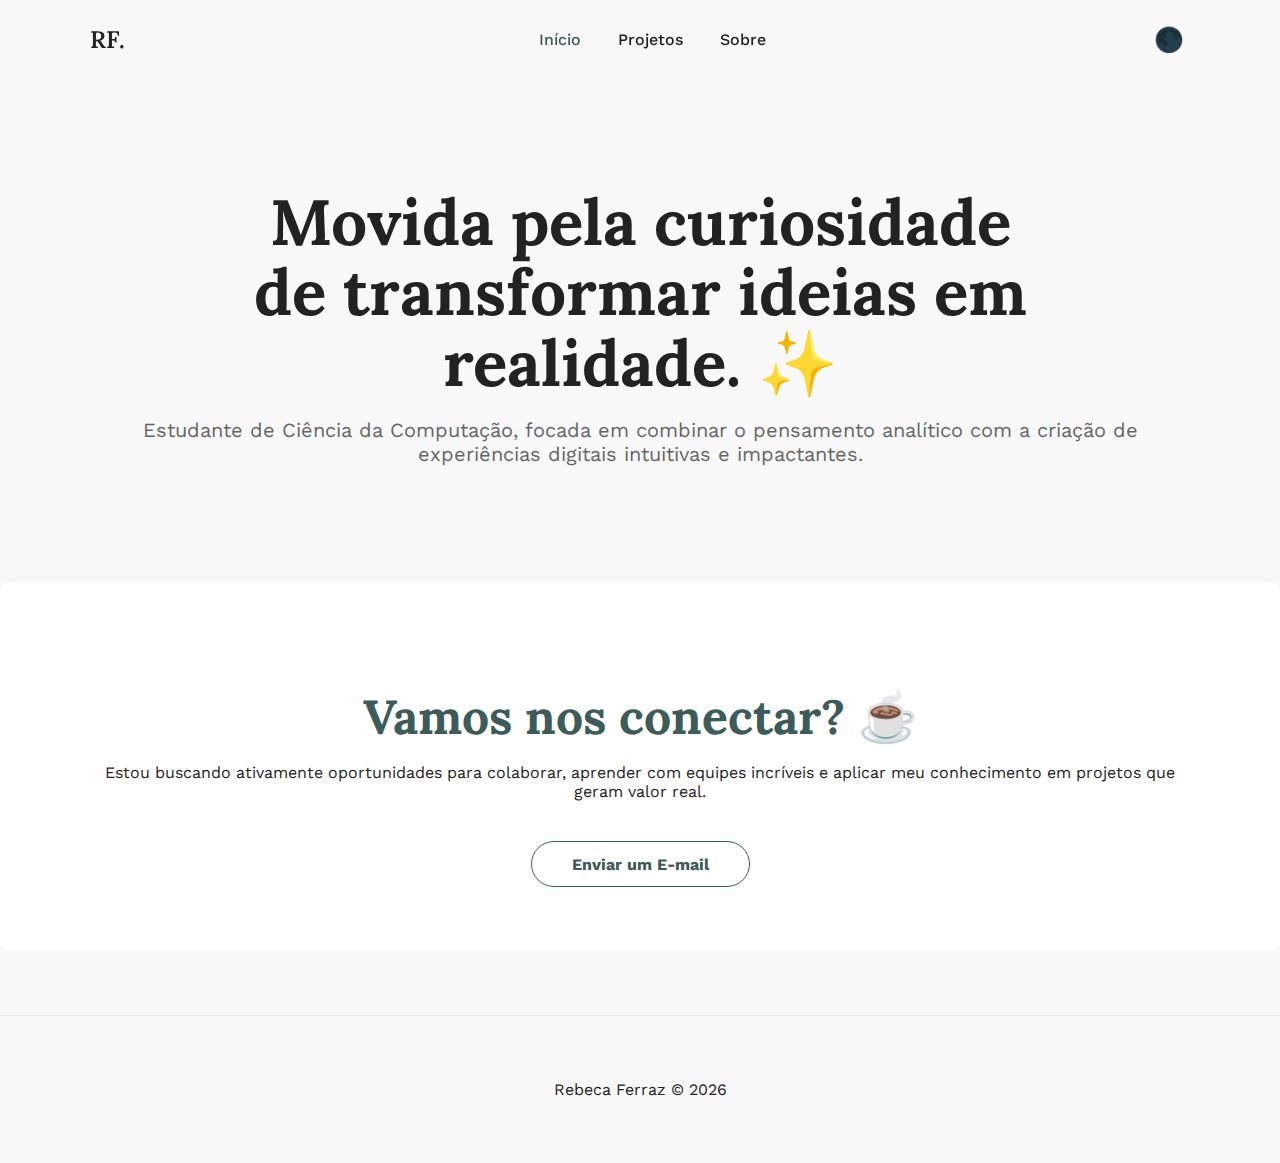
<file: index.html>
<!DOCTYPE html>
<html lang="pt-br">
<head>
    <meta charset="UTF-8">
    <meta name="viewport" content="width=device-width, initial-scale=1.0">
    <title>Rebeca Ferraz | Portfólio</title>


    <link rel="preconnect" href="https://fonts.googleapis.com">
    <link rel="preconnect" href="https://fonts.gstatic.com" crossorigin>
    <link href="https://fonts.googleapis.com/css2?family=Lora:wght@400;600&family=Work+Sans:wght@400;500&display=swap" rel="stylesheet">
    
    <link rel="stylesheet" href="style.css">
</head>
<body class="light">
    <header id="main-header">
        <div class="container">
            <a href="index.html" class="logo">RF.</a>
            <nav class="main-nav">
                <a href="index.html" class="active">Início</a>
                <a href="projetos.html">Projetos</a> 
                <a href="sobre.html">Sobre</a>
            </nav>
            <button id="theme-toggle" title="Mudar Tema">🌑</button>
        </div>
    </header>
    <main>
        <section class="hero">
            <div class="container">
                <h1>Movida pela curiosidade de transformar ideias em realidade. ✨</h1>
                <p>Estudante de Ciência da Computação, focada em combinar o pensamento analítico com a criação de experiências digitais intuitivas e impactantes.</p>
            </div>
        </section>

        <section class="contact-prompt">
            <div class="container">
                <h2>Vamos nos conectar? ☕️</h2>
                <p>Estou buscando ativamente oportunidades para colaborar, aprender com equipes incríveis e aplicar meu conhecimento em projetos que geram valor real.</p>
                <a href="mailto:ferrazrrebeca@gmail.com" class="button">Enviar um E-mail</a>
            </div>
        </section>
     </main>

     <footer>
        <div class="container">
            <p>Rebeca Ferraz &copy; <span id="year">2025</span></p>
        </div>
     </footer>

     <script src="script.js"></script>
</body>
</html>
</file>
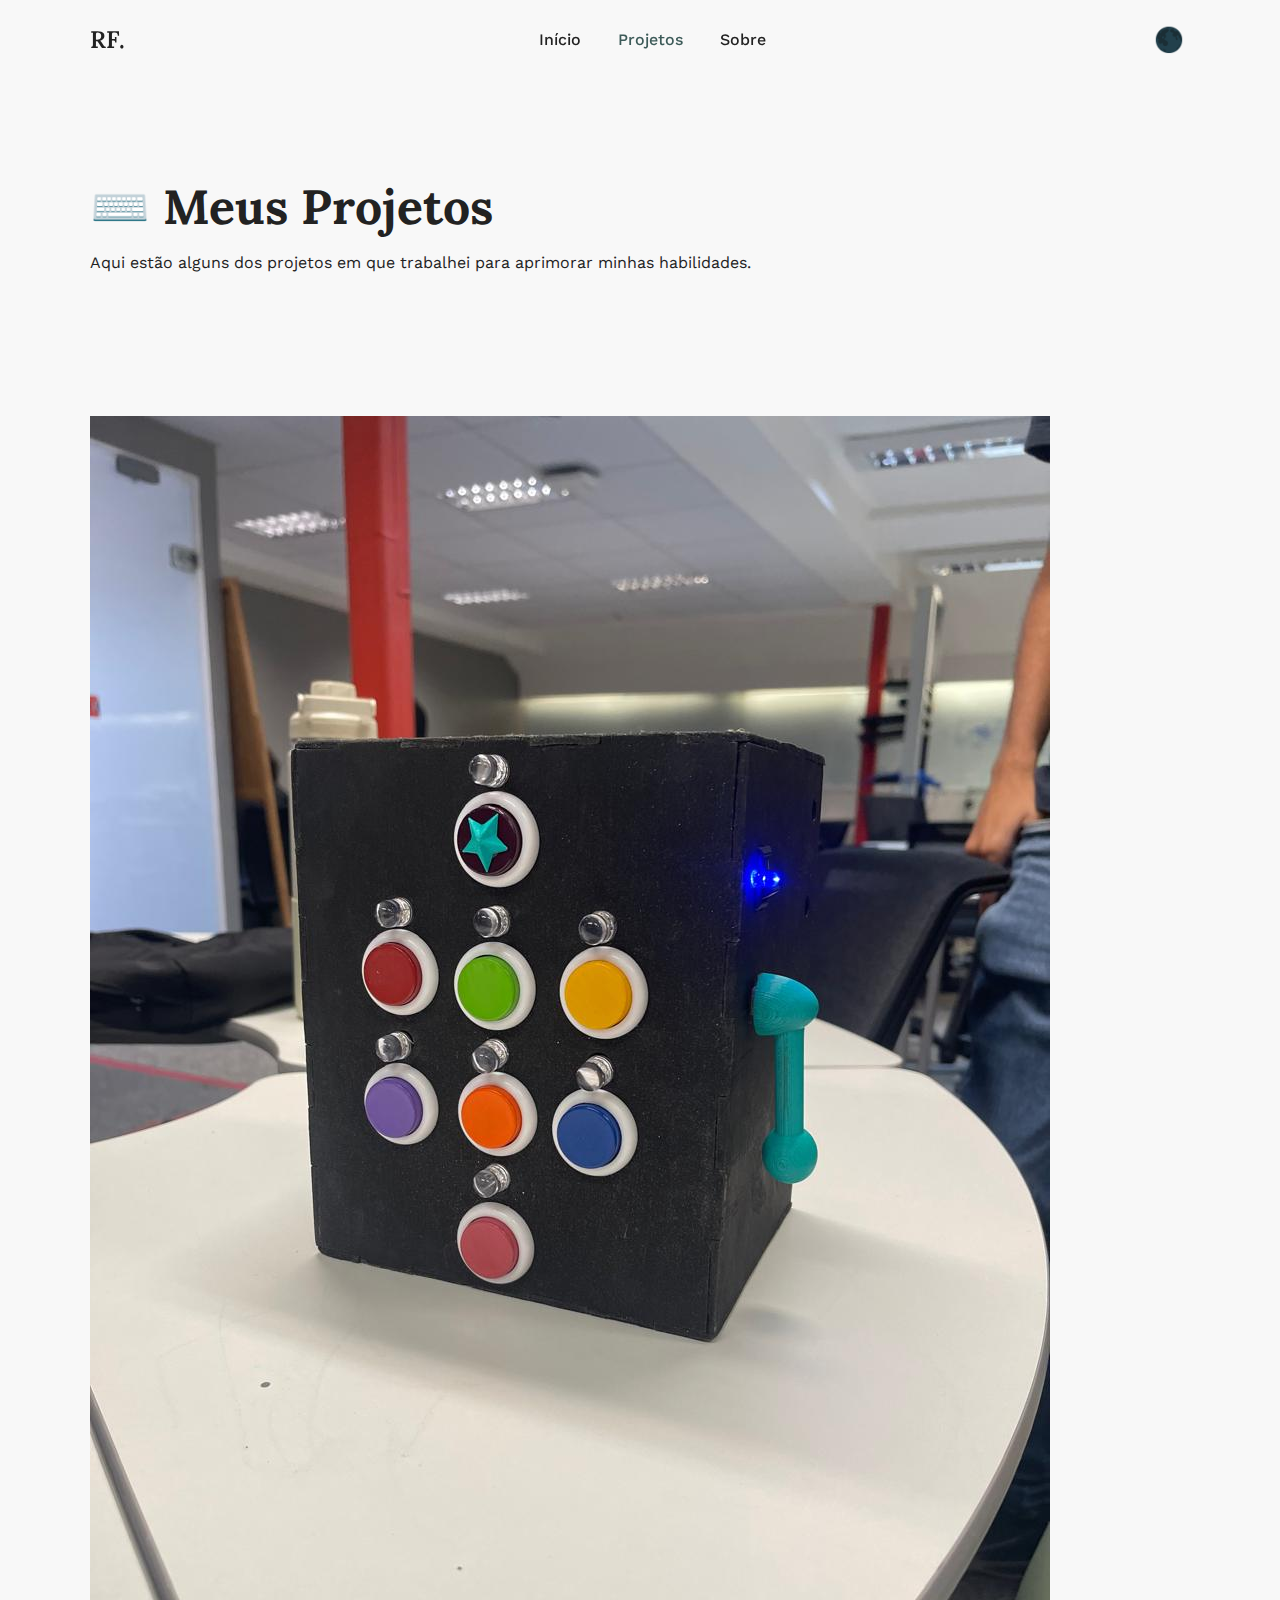
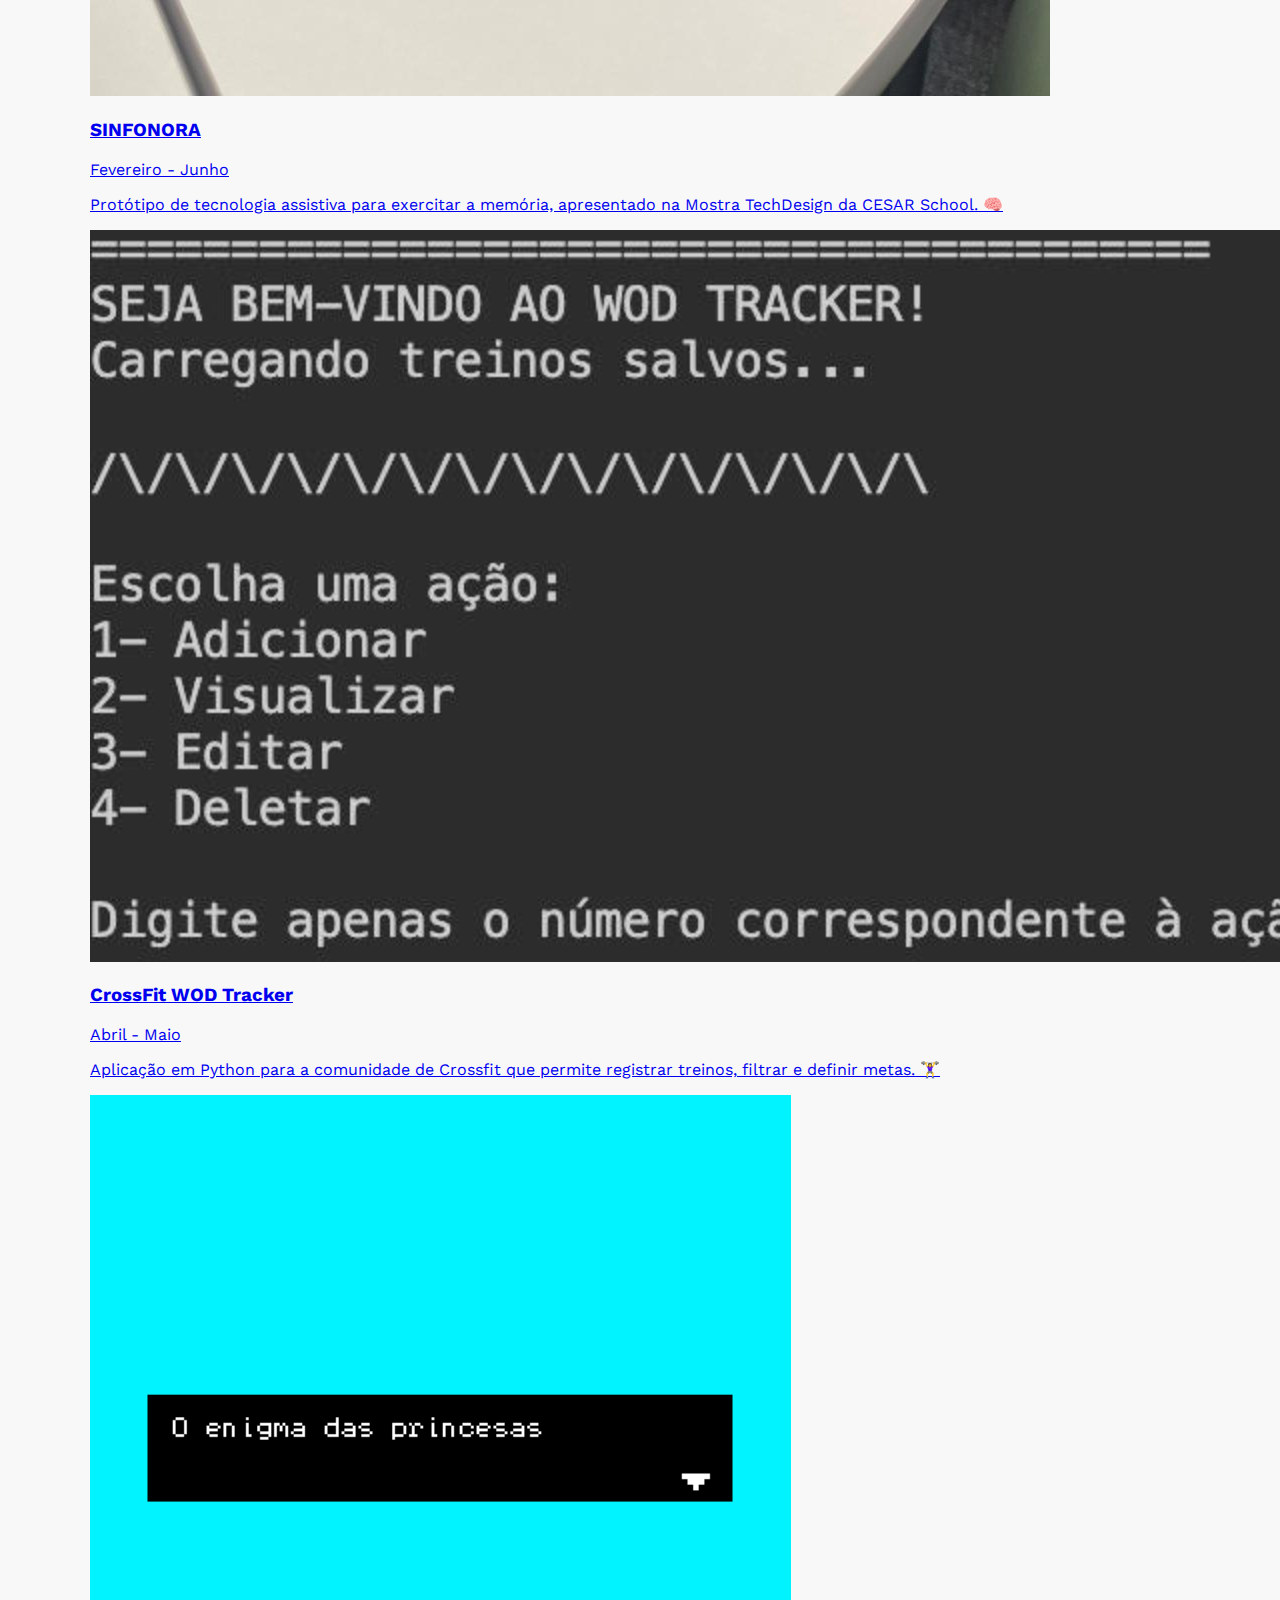
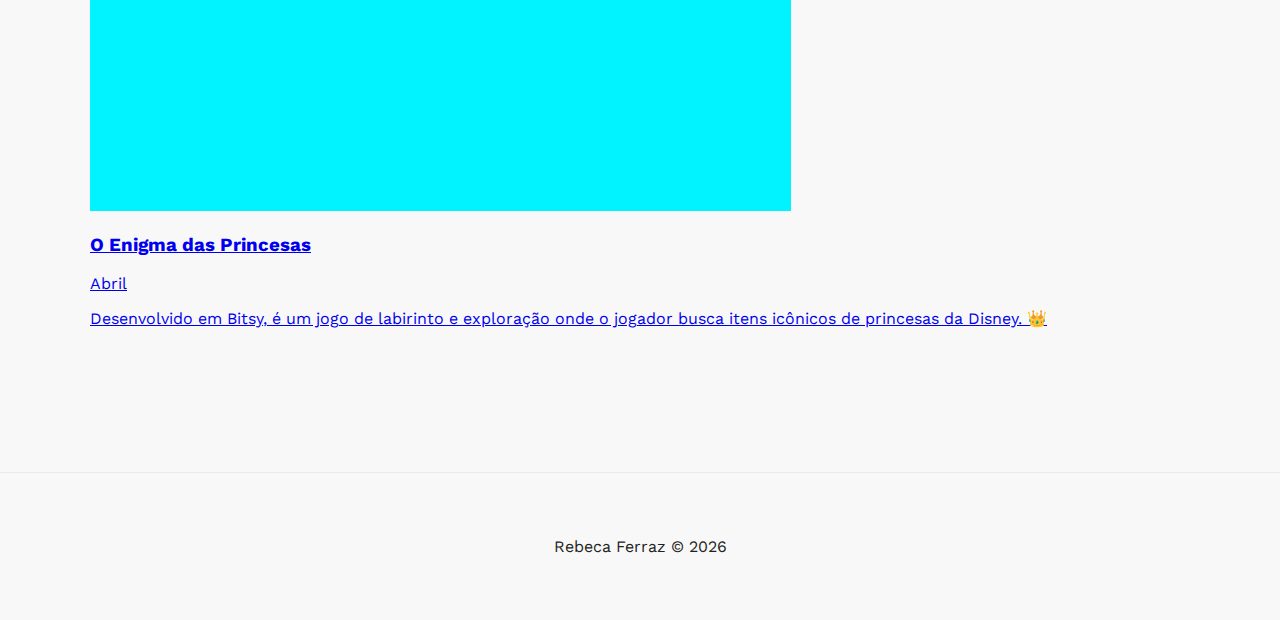
<file: projetos.html>
<!DOCTYPE html>
<html lang="pt-br">
<head>
    <meta charset="UTF-8">
    <meta name="viewport" content="width=device-width, initial-scale=1.0">
    <title>Projetos | Rebeca Ferraz</title>
    
    <link rel="preconnect" href="https://fonts.googleapis.com">
    <link rel="preconnect" href="https://fonts.gstatic.com" crossorigin>
    <link href="https://fonts.googleapis.com/css2?family=Lora:wght@400;600&family=Work+Sans:wght@400;500&display=swap" rel="stylesheet">
    <link rel="stylesheet" href="style.css">
</head>
<body class="light">
    <header id="main-header">
        <div class="container">
            <a href="index.html" class="logo">RF.</a>
            <nav class="main-nav">
                <a href="index.html">Início</a>
                <a href="projetos.html" class="active">Projetos</a>
                <a href="sobre.html">Sobre</a>
            </nav>
            <button id="theme-toggle" title="Mudar Tema">🌑</button>
        </div>
    </header>

    <main>
        <section class="page-header fade-in">
            <div class="container">
                <h1>⌨️ Meus Projetos</h1>
                <p>Aqui estão alguns dos projetos em que trabalhei para aprimorar minhas habilidades.</p>
            </div>
        </section>

        <section class="projects-page-grid">
            <div class="container fade-in" id="manual-projects-container">
                
                <a href="https://sites.google.com/cesar.school/grupo14/in%C3%ADcio" target="_blank" class="project-card-manual">
                    <img src="img/sinfonora.jpeg" alt="Protótipo do SINFONORA">
                    <div class="card-overlay">
                        <div class="card-header">
                            <h3>SINFONORA</h3>
                            <span>Fevereiro - Junho</span>
                        </div>
                        <p class="card-description">Protótipo de tecnologia assistiva para exercitar a memória, apresentado na Mostra TechDesign da CESAR School. 🧠</p>
                    </div>
                </a>

                <a href="https://github.com/louise-pessoa/FP-CRUD" target="_blank" class="project-card-manual">
                    <img src="img/wodtracker.jpeg" alt="Imagem do projeto CrossFit WOD Tracker">
                    <div class="card-overlay">
                        <div class="card-header">
                            <h3>CrossFit WOD Tracker</h3>
                            <span>Abril - Maio</span>
                        </div>
                        <p class="card-description">Aplicação em Python para a comunidade de Crossfit que permite registrar treinos, filtrar e definir metas. 🏋️‍♀️</p>
                    </div>
                </a>

                <a href="https://luisa-locio.itch.io/o-enigma-das-princesas" target="_blank" class="project-card-manual">
                    <img src="img/enigma.jpeg" alt="Imagem do jogo O Enigma das Princesas">
                    <div class="card-overlay">
                        <div class="card-header">
                            <h3>O Enigma das Princesas</h3>
                            <span>Abril</span>
                        </div>
                        <p class="card-description">Desenvolvido em Bitsy, é um jogo de labirinto e exploração onde o jogador busca itens icônicos de princesas da Disney. 👑</p>
                    </div>
                </a>
                
            </div>
        </section>
    </main>

    <footer>
        <div class="container">
            <p>Rebeca Ferraz &copy; <span id="year"></span></p>
        </div>
    </footer>
    <script src="script.js"></script>
</body>
</html>
</file>
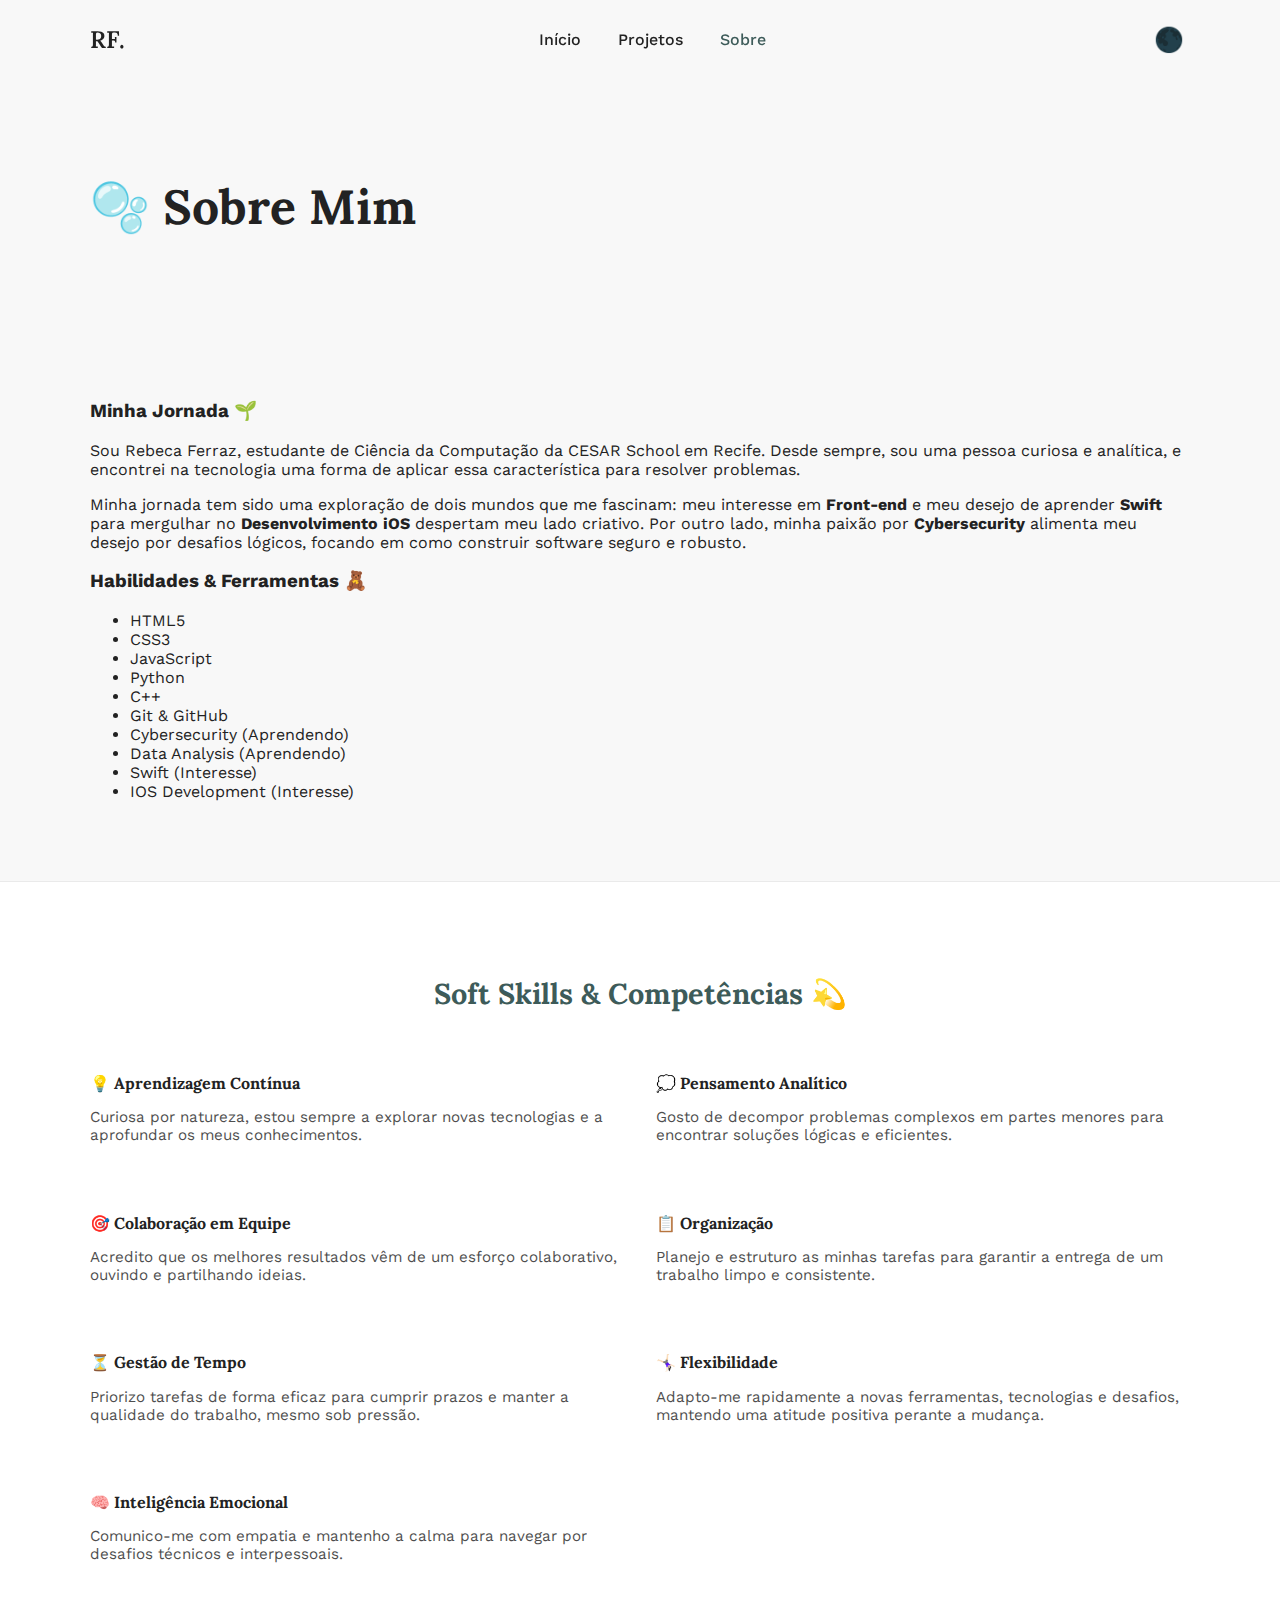
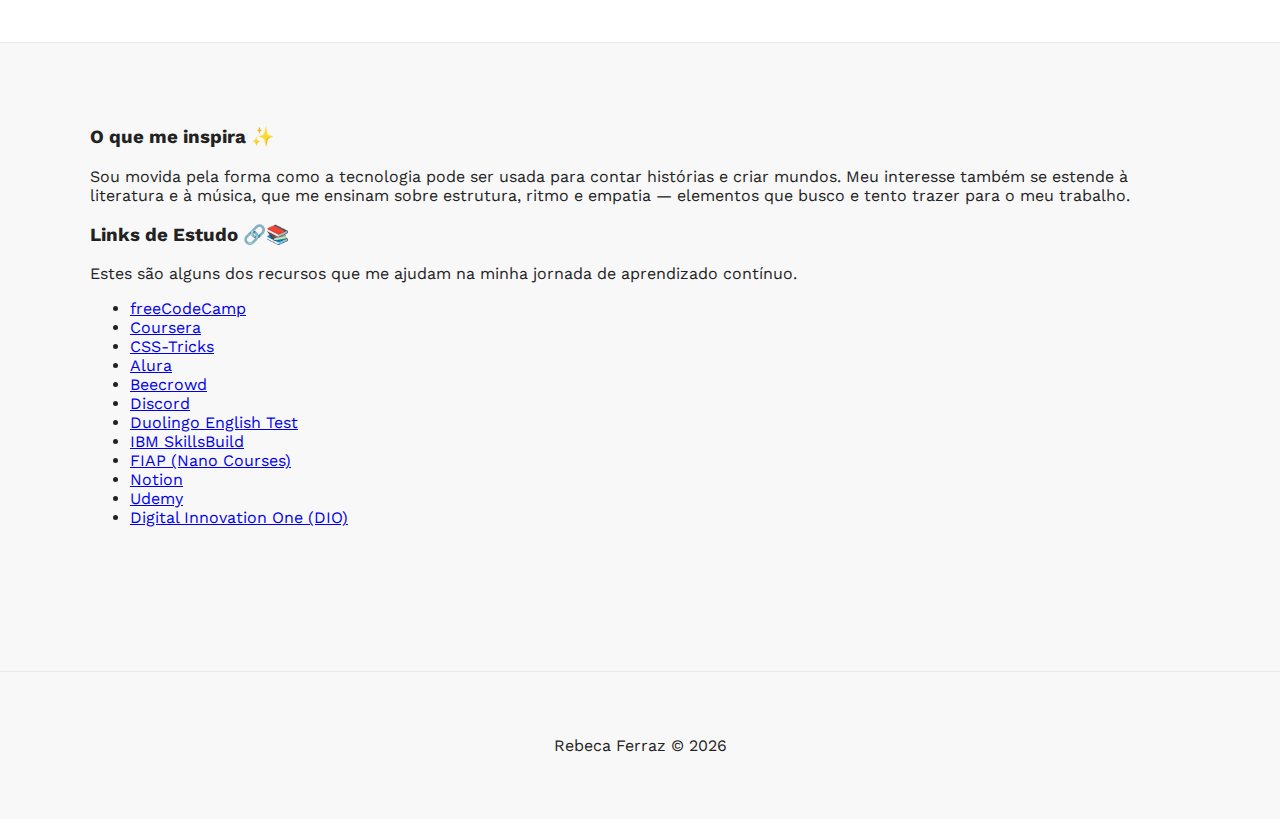
<file: sobre.html>
<!DOCTYPE html>
<html lang="pt-br">
<head>
    <meta charset="UTF-8">
    <meta name="viewport" content="width=device-width, initial-scale=1.0">
    <title>Sobre | Rebeca Ferraz</title>
    <link rel="preconnect" href="https://fonts.googleapis.com">
    <link rel="preconnect" href="https://fonts.gstatic.com" crossorigin>
    <link href="https://fonts.googleapis.com/css2?family=Lora:wght@400;600&family=Work+Sans:wght@400;500&display=swap" rel="stylesheet">
    <link rel="stylesheet" href="style.css">
</head>
<body class="light">
    <header id="main-header">
        <div class="container">
            <a href="index.html" class="logo">RF.</a>
            <nav class="main-nav">
                <a href="index.html">Início</a>
                <a href="projetos.html">Projetos</a>
                <a href="sobre.html" class="active">Sobre</a>
            </nav>
            <button id="theme-toggle" title="Mudar Tema">🌑</button>
        </div>
    </header>
    <main>
        <section class="page-header fade-in">
            <div class="container">
                <h1>🫧 Sobre Mim</h1>
            </div>
        </section>

        <section class="about-me-content">
            <div class="container">
                <div class="about-text fade-in">
                    <h3>Minha Jornada 🌱</h3>
                    <p>
                    Sou Rebeca Ferraz, estudante de Ciência da Computação da CESAR School em Recife. Desde sempre, sou uma pessoa curiosa e analítica, e encontrei na tecnologia uma forma de aplicar essa característica para resolver problemas.
                    </p>
                    <p>
                        Minha jornada tem sido uma exploração de dois mundos que me fascinam: meu interesse em <strong>Front-end</strong> e meu desejo de aprender <strong>Swift</strong> para mergulhar no <strong>Desenvolvimento iOS</strong> despertam meu lado criativo. Por outro lado, minha paixão por <strong>Cybersecurity</strong> alimenta meu desejo por desafios lógicos, focando em como construir software seguro e robusto.
                    </p>
                </div>
                <div class="skills fade-in">
                    <h3>Habilidades & Ferramentas 🧸</h3>
                    <ul class="skills-list">
                        <li>HTML5</li>
                        <li>CSS3</li>
                        <li>JavaScript</li>
                        <li>Python</li>
                        <li>C++</li>
                        <li>Git & GitHub</li>
                        <li>Cybersecurity (Aprendendo)</li>
                        <li>Data Analysis (Aprendendo)</li>
                        <li>Swift (Interesse)</li>
                        <li>IOS Development (Interesse)</li>
                    </ul>
                </div>
            </div>
        </section>
    
        <section class="soft-skills fade-in">
            <div class="container">
                <h3>Soft Skills & Competências 💫</h3>
                <div class="skills-grid">
                    <div class="skill-item">
                        <h4>💡 Aprendizagem Contínua</h4>
                        <p>Curiosa por natureza, estou sempre a explorar novas tecnologias e a aprofundar os meus conhecimentos.</p>
                    </div>
                    <div class="skill-item">
                        <h4>💭 Pensamento Analítico</h4>
                        <p>Gosto de decompor problemas complexos em partes menores para encontrar soluções lógicas e eficientes.</p>
                    </div>
                    <div class="skill-item">
                        <h4>🎯 Colaboração em Equipe</h4>
                        <p>Acredito que os melhores resultados vêm de um esforço colaborativo, ouvindo e partilhando ideias.</p>
                    </div>
                    <div class="skill-item">
                        <h4>📋 Organização</h4>
                        <p>Planejo e estruturo as minhas tarefas para garantir a entrega de um trabalho limpo e consistente.</p>
                    </div>
                    <div class="skill-item">
                        <h4>⏳ Gestão de Tempo</h4>
                        <p>Priorizo tarefas de forma eficaz para cumprir prazos e manter a qualidade do trabalho, mesmo sob pressão.</p>
                    </div>
                    <div class="skill-item">
                        <h4>🤸🏻‍♀️ Flexibilidade</h4>
                        <p>Adapto-me rapidamente a novas ferramentas, tecnologias e desafios, mantendo uma atitude positiva perante a mudança.</p>
                    </div>
                    <div class="skill-item">
                        <h4>🧠 Inteligência Emocional</h4>
                        <p>Comunico-me com empatia e mantenho a calma para navegar por desafios técnicos e interpessoais.</p>
                    </div>
                </div>
            </div>
        </section>
    </main>
    <section class="extra-content fade-in">
        <div class="container">
            <div class="extra-grid">
                <div class="extra-item">
                    <h3>O que me inspira ✨</h3>
                    <p>
                        Sou movida pela forma como a tecnologia pode ser usada para contar histórias e criar mundos. Meu interesse também se estende à literatura e à música, que me ensinam sobre estrutura, ritmo e empatia — elementos que busco e tento trazer para o meu trabalho.
                    </p>
                </div>
                <div class="extra-item">
                    <h3>Links de Estudo 🔗📚</h3>
                    <p>Estes são alguns dos recursos que me ajudam na minha jornada de aprendizado contínuo.</p>
                    <ul>
                        <li><a href="https://www.freecodecamp.org/" target="_blank">freeCodeCamp</a></li>
                        <li><a href="https://www.coursera.org/" target="_blank">Coursera</a></li>
                        <li><a href="https://css-tricks.com/" target="_blank">CSS-Tricks</a></li>
                        <li><a href="https://www.alura.com.br/" target="_blank">Alura</a></li>
                        <li><a href="https://www.beecrowd.com.br/" target="_blank">Beecrowd</a></li>
                        <li><a href="https://discord.com/" target="_blank">Discord</a></li>
                        <li><a href="https://englishtest.duolingo.com/" target="_blank">Duolingo English Test</a></li>
                        <li><a href="https://skillsbuild.org/" target="_blank">IBM SkillsBuild</a></li>
                        <li><a href="https://www.fiap.com.br/nano-courses/" target="_blank">FIAP (Nano Courses)</a></li>
                        <li><a href="https://www.notion.so/" target="_blank">Notion</a></li>
                        <li><a href="https://www.udemy.com/" target="_blank">Udemy</a></li>
                        <li><a href="https://www.dio.me/" target="_blank">Digital Innovation One (DIO)</a></li>
                    </ul>
                </div>
            </div>
        </div>
    </section>
</main>

    <footer>
        <div class="container">
            <p>Rebeca Ferraz &copy; <span id="year"></span></p>
        </div>
    </footer>
    <script src="script.js"></script>
</body>
</html>
</file>
<file: style.css>
:root {
    --light-bg: #F8F8F8;
    --light-text: #222222;
    --light-accent: #3D5B59;
    --light-card-bg: #FFFFFF;
    --light-border: #EAEAEA;
    --dark-bg: #252525;
    --dark-text: #EAEAEA;
    --dark-accent: #61C9A8;
    --dark-card-bg: #2E2E2E;
    --dark-border: #444444;
    --font-heading: 'Lora', serif;
    --font-body: 'Work Sans', sans-serif;
}
body {
    background-color: var(--bg-color);
    color: var(--text-color);
    font-family: var(--font-body);
    transition: background-color 0.3s, color 0.3s;
    margin: 0;
    padding-top: 80px;
}
body.light {
    --bg-color: var(--light-bg);
    --text-color: var(--light-text);
    --accent-color: var(--light-accent);
    --card-bg: var(--light-card-bg);
    --border-color: var(--light-border);
}
body.dark {
    --bg-color: var(--dark-bg);
    --text-color: var(--dark-text);
    --accent-color: var(--dark-accent);
    --card-bg: var(--dark-card-bg);
    --border-color: var(--dark-border);
}
.container {
    max-width: 1100px;
    margin: 0 auto;
    padding: 0 1.5rem;
}
#main-header {
    position: fixed;
    top: 0;
    width: 100%;
    padding: 1.5rem 0;
    z-index: 1000;
    transition: background-color 0.3s, box-shadow 0.3s;
}
#main-header.scrolled {
    background-color: rgba(248, 248, 248, 0.8);
    backdrop-filter: blur(10px);
    box-shadow: 0 2px 10px rgba(0, 0, 0, 0.05);
}
body.dark #main-header.scrolled {
    background-color: rgba(37, 37, 37, 0.8);
    box-shadow: 0 2px 10px rgba(0, 0, 0, 0.5);
}
#main-header .container {
    display: flex;
    justify-content: space-between;
    align-items: center;
}
.logo {
    font-family: var(--font-heading);
    font-weight: 600;
    font-size: 1.5rem;
    color: var(--text-color);
    text-decoration: none;
}
.main-nav a {
    color: var(--text-color);
    text-decoration: none;
    margin-left: 2rem;
    font-weight: 500;
}
.main-nav a.active,
.main-nav a:hover {
    color: var(--accent-color);
}
#theme-toggle {
    background: none;
    border: none;
    font-size: 1.5rem;
    cursor: pointer;
    color: var(--text-color);
}
main {
    display: block;
}
section {
    padding: 4rem 0;
}
section h1,
section h2 {
    font-family: var(--font-heading);
    font-size: 3rem;
    margin-bottom: 1rem;
    color: var(--text-color);
}
.hero {
    text-align: center;
    padding: 4rem 0;
}
.hero h1 {
    font-size: 4rem;
    line-height: 1.1;
    max-width: 800px;
    margin-left: auto;
    margin-right: auto;
}
.hero p {
    font-size: 1.25rem;
    color: #666;
}
body.dark .hero p {
    color: #999;
}
.contact-prompt {
    text-align: center;
    background-color: var(--card-bg);
    padding: 4rem 1rem;
    border-radius: 10px;
    margin: 2rem 0;
}
.contact-prompt h2 {
    color: var(--accent-color);
}
.button {
    display: inline-block;
    margin-top: 1.5rem;
    padding: 0.8rem 2.5rem;
    border: 1px solid var(--accent-color);
    color: var(--accent-color);
    text-decoration: none;
    border-radius: 50px;
    font-weight: bold;
    transition: background-color 0.3s, color 0.3s;
}
.button:hover {
    background-color: var(--accent-color);
    color: var(--bg-color);
}
footer {
    text-align: center;
    padding: 3rem 0;
    margin-top: 4rem;
    border-top: 1px solid var(--border-color);
}
@media (max-width: 768px) {
    body {
        padding-top: 70px;
    }
    #main-header .container {
        padding: 0 1rem;
    }
    .main-nav {
        display: none;
    }
    .hero h1 {
        font-size: 10vw;
    }
    section {
        padding: 2rem 0;
    }
}
.soft-skills {
    background-color: var(--card-bg);
    border-top: 1px solid var(--border-color);
    border-bottom: 1px solid var(--border-color);
}
.soft-skills h3 {
    text-align: center;
    font-family: var(--font-heading);
    font-size: 1.8rem;
    margin-bottom: 2.5rem;
    color: var(--accent-color);
}
.skills-grid {
    display: grid;
    grid-template-columns: 1fr 1fr; 
    gap: 2rem;
}
.skill-item h4 {
    font-family: var(--font-heading);
    margin-bottom: 0.5rem;
    display: flex;
    align-items: center;
}
.skill-item p {
    font-size: 0.95rem;
    color: var(--text-color);
    opacity: 0.8;
}
@media (max-width: 768px) {
    .skills-grid {
        grid-template-columns: 1fr;
    }
}
</file>
